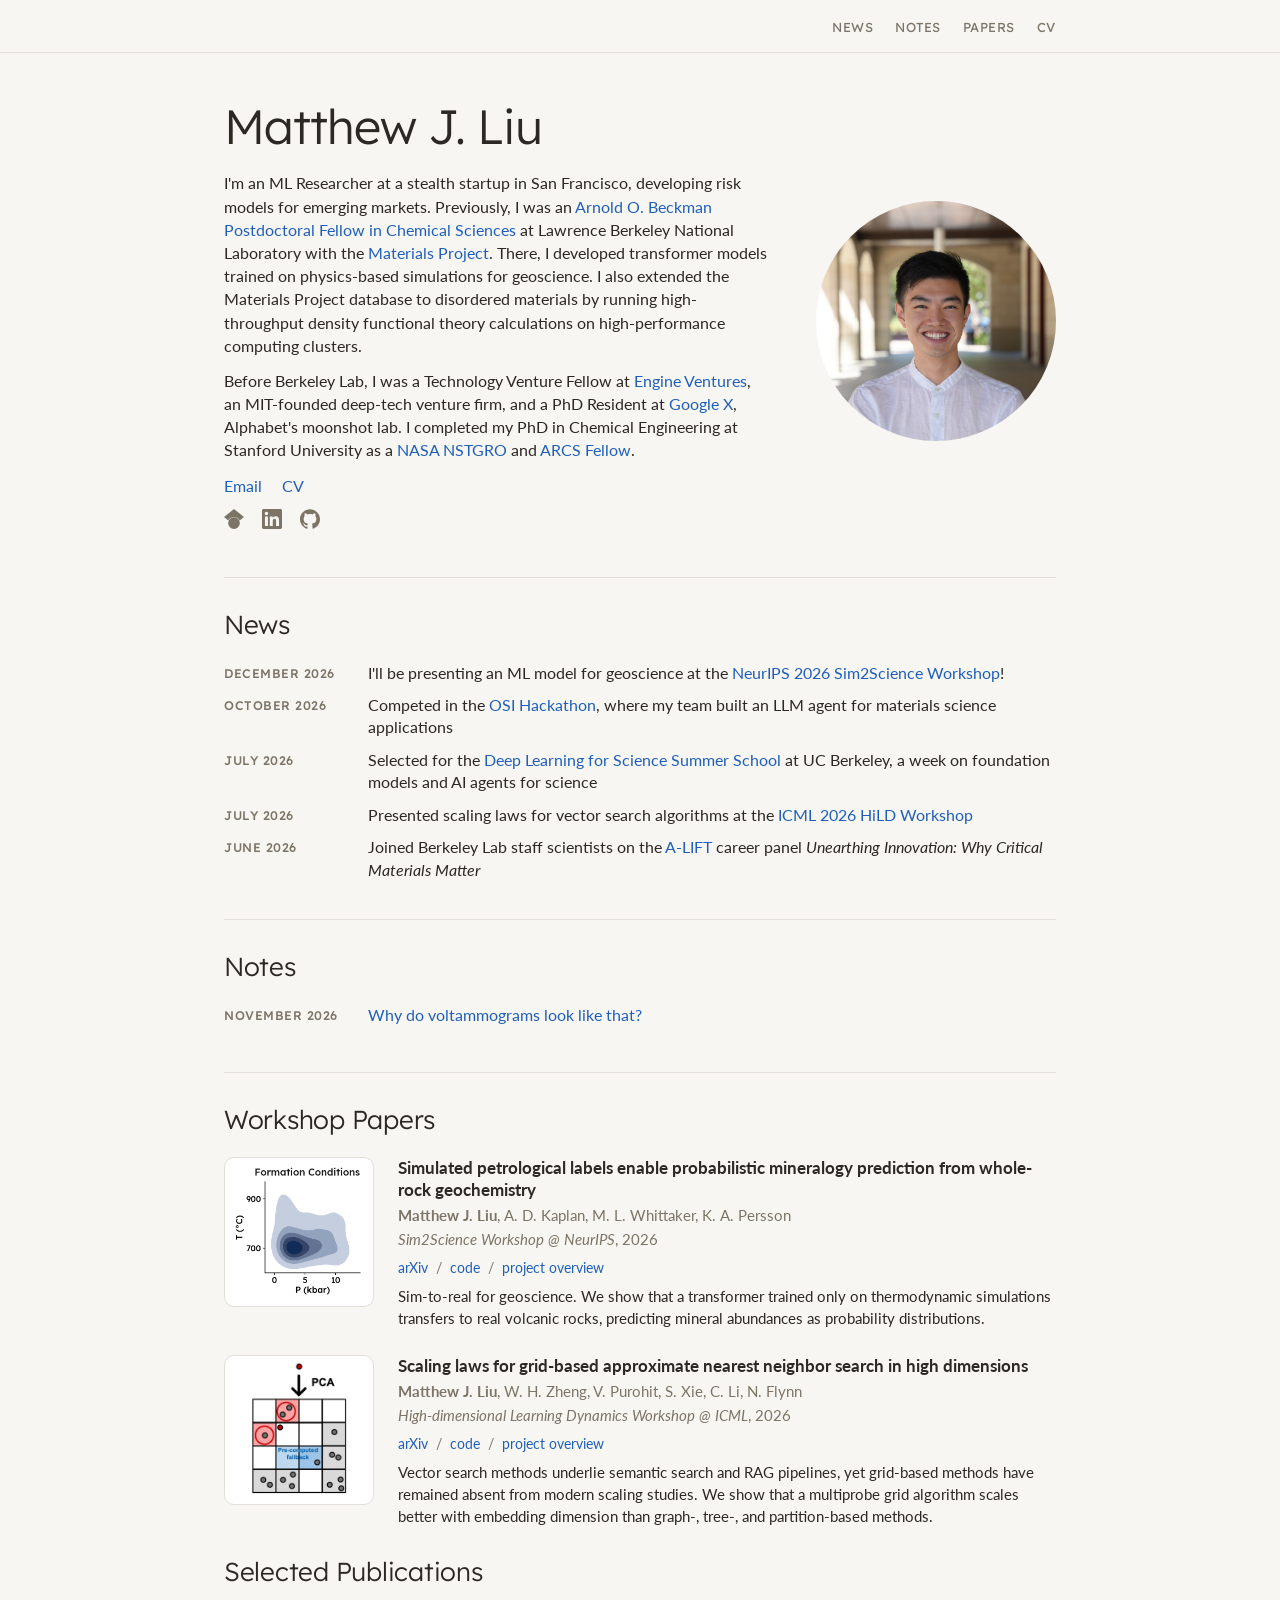
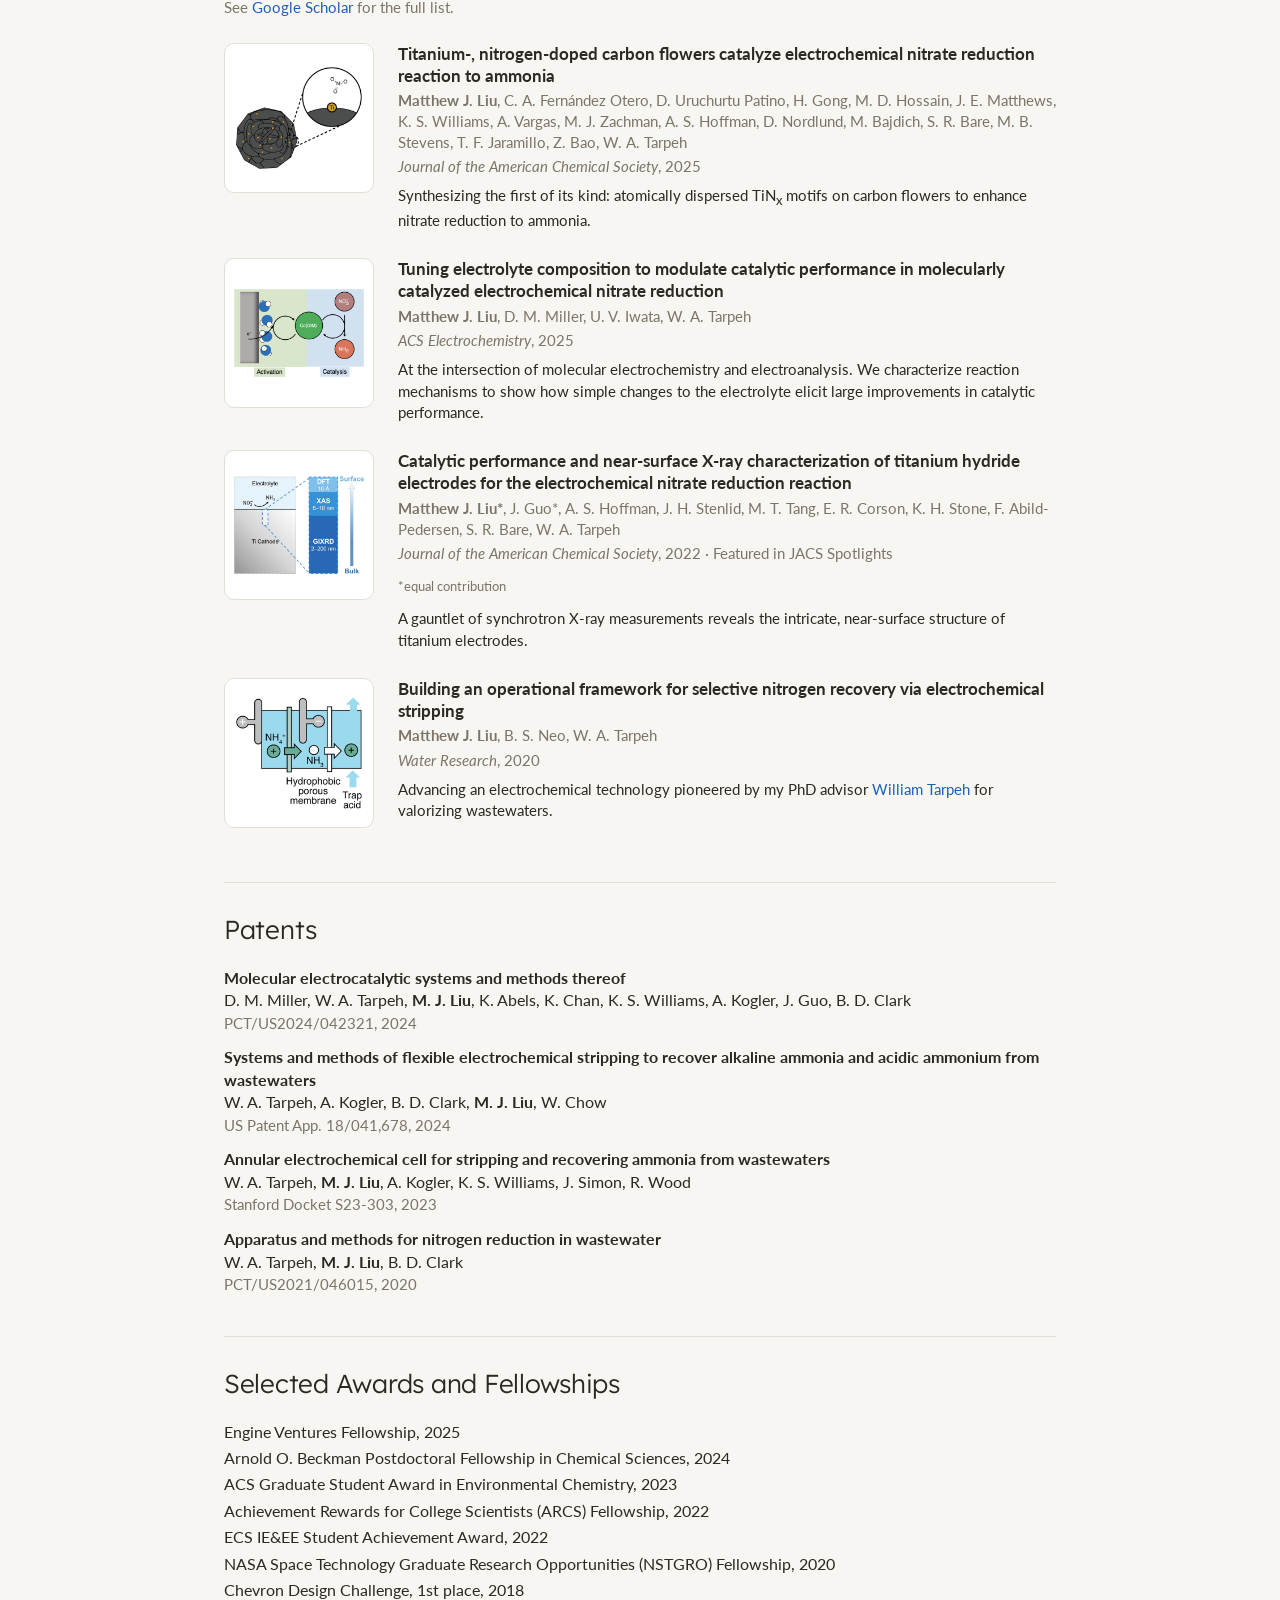
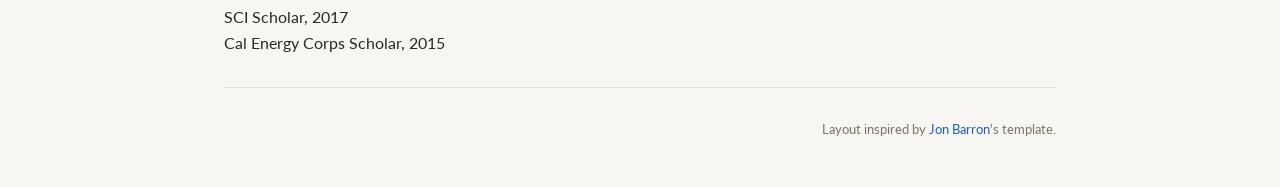
<file: index.html>
<!DOCTYPE HTML>
<html lang="en">
  <head>
    <meta http-equiv="Content-Type" content="text/html; charset=UTF-8">

    <title>Matthew J. Liu</title>

    <meta name="author" content="Matthew J. Liu">
    <meta name="viewport" content="width=device-width, initial-scale=1">
    <link rel="preconnect" href="https://fonts.googleapis.com">
    <link rel="preconnect" href="https://fonts.gstatic.com" crossorigin>
    <link href="https://fonts.googleapis.com/css2?family=Lexend+Deca:wght@300;400;500&family=Lato:ital,wght@0,400;0,700;1,400&display=swap" rel="stylesheet">
    <link rel="stylesheet" type="text/css" href="modern.css">
  </head>

  <body>
    <nav class="nav">
      <div class="wrap">
        <a class="brand brand-hidden" href="#top" id="brand">Matthew J. Liu</a>
        <ul>
          <li><a href="#news">News</a></li>
          <li><a href="#notes">Notes</a></li>
          <li><a href="#papers">Papers</a></li>
          <li><a href="data/MatthewLiu-CV.pdf">CV</a></li>
        </ul>
      </div>
    </nav>

    <main class="wrap" id="top">
      <header class="hero">
        <div class="text">
          <h1>Matthew J. Liu</h1>
          <p>
            I'm an ML Researcher at a stealth startup in San Francisco, developing risk models for emerging markets. Previously, I was an <a href="https://www.beckman-foundation.org/programs/beckman-postdoctoral-fellows/">Arnold O. Beckman Postdoctoral Fellow in Chemical Sciences</a> at Lawrence Berkeley National Laboratory with the <a href="https://materialsproject.org/">Materials Project</a>. There, I developed transformer models trained on physics-based simulations for geoscience. I also extended the Materials Project database to disordered materials by running high-throughput density functional theory calculations on high-performance computing clusters.
          </p>
          <p>
            Before Berkeley Lab, I was a Technology Venture Fellow at <a href="https://engineventures.com/">Engine Ventures</a>, an MIT-founded deep-tech venture firm, and a PhD Resident at <a href="https://x.company/">Google X</a>, Alphabet's moonshot lab. I completed my PhD in Chemical Engineering at Stanford University as a <a href="https://www.nasa.gov/about-strg/">NASA NSTGRO</a> and <a href="https://arcsfoundation.org/national/about-arcs-scholars">ARCS Fellow</a>.
          </p>
          <p class="links">
            <a href="mailto:matthewliu@berkeley.edu">Email</a>
            <a href="data/MatthewLiu-CV.pdf">CV</a>
          </p>
          <p class="icons">
            <a href="https://scholar.google.com/citations?hl=en&amp;user=xfnoLa4AAAAJ" aria-label="Google Scholar" title="Google Scholar"><svg viewBox="0 0 24 24" role="img" aria-hidden="true"><path d="M5.242 13.769L0 9.5 12 0l12 9.5-5.242 4.269C17.548 11.249 14.978 9.5 12 9.5c-2.977 0-5.548 1.748-6.758 4.269zM12 10a7 7 0 1 0 0 14 7 7 0 0 0 0-14z"/></svg></a>
            <a href="https://www.linkedin.com/in/matthew-j-liu" aria-label="LinkedIn" title="LinkedIn"><svg viewBox="0 0 24 24" role="img" aria-hidden="true"><path d="M20.447 20.452h-3.554v-5.569c0-1.328-.027-3.037-1.852-3.037-1.853 0-2.136 1.445-2.136 2.939v5.667H9.351V9h3.414v1.561h.046c.477-.9 1.637-1.85 3.37-1.85 3.601 0 4.267 2.37 4.267 5.455v6.286zM5.337 7.433c-1.144 0-2.063-.926-2.063-2.065 0-1.138.92-2.063 2.063-2.063 1.14 0 2.064.925 2.064 2.063 0 1.139-.925 2.065-2.064 2.065zm1.782 13.019H3.555V9h3.564v11.452zM22.225 0H1.771C.792 0 0 .774 0 1.729v20.542C0 23.227.792 24 1.771 24h20.451C23.2 24 24 23.227 24 22.271V1.729C24 .774 23.2 0 22.222 0h.003z"/></svg></a>
            <a href="https://github.com/matthew-j-liu" aria-label="GitHub" title="GitHub"><svg viewBox="0 0 24 24" role="img" aria-hidden="true"><path d="M12 .297c-6.63 0-12 5.373-12 12 0 5.303 3.438 9.8 8.205 11.385.6.113.82-.258.82-.577 0-.285-.01-1.04-.015-2.04-3.338.724-4.042-1.61-4.042-1.61C4.422 18.07 3.633 17.7 3.633 17.7c-1.087-.744.084-.729.084-.729 1.205.084 1.838 1.236 1.838 1.236 1.07 1.835 2.809 1.305 3.495.998.108-.776.417-1.305.76-1.605-2.665-.3-5.466-1.332-5.466-5.93 0-1.31.465-2.38 1.235-3.22-.135-.303-.54-1.523.105-3.176 0 0 1.005-.322 3.3 1.23.96-.267 1.98-.399 3-.405 1.02.006 2.04.138 3 .405 2.28-1.552 3.285-1.23 3.285-1.23.645 1.653.24 2.873.12 3.176.765.84 1.23 1.91 1.23 3.22 0 4.61-2.805 5.625-5.475 5.92.42.36.81 1.096.81 2.22 0 1.606-.015 2.896-.015 3.286 0 .315.21.69.825.57C20.565 22.092 24 17.592 24 12.297c0-6.627-5.373-12-12-12"/></svg></a>
          </p>
        </div>
        <img class="photo" alt="profile photo" src="images/MatthewLiu.jpg">
      </header>

      <section id="news" class="news">
        <h2>News</h2>
        <p><span class="date">December 2026</span><span class="item">I'll be presenting an ML model for geoscience at the <a href="https://www.sim2science.com/">NeurIPS 2026 Sim2Science Workshop</a>!</span></p>
        <p><span class="date">October 2026</span><span class="item">Competed in the <a href="https://llmhackathon.github.io/">OSI Hackathon</a>, where my team built an LLM agent for materials science applications</span></p>
        <p><span class="date">July 2026</span><span class="item">Selected for the <a href="https://dl4sci-school.lbl.gov/">Deep Learning for Science Summer School</a> at UC Berkeley, a week on foundation models and AI agents for science</span></p>
        <p><span class="date">July 2026</span><span class="item">Presented scaling laws for vector search algorithms at the <a href="https://sites.google.com/view/hidimlearning/home">ICML 2026 HiLD Workshop</a></span></p>
        <p><span class="date">June 2026</span><span class="item">Joined Berkeley Lab staff scientists on the <a href="https://alift.lbl.gov">A-LIFT</a> career panel <em>Unearthing Innovation: Why Critical Materials Matter</em></span></p>
      </section>

      <section id="notes" class="notes-list">
        <h2>Notes</h2>
        <p><span class="date">November 2026</span><span class="item"><a href="notes/cv-convolution/">Why do voltammograms look like that?</a></span></p>
      </section>

      <section id="papers">
        <h2>Workshop Papers</h2>

        <div class="paper">
          <img src="images/phasecast_thumb.png" alt="predicted formation conditions (pressure and temperature)">
          <div class="body">
            <a class="title" href="https://openreview.net/forum?id=XH2fnz0Enx">Simulated petrological labels enable probabilistic mineralogy prediction from whole-rock geochemistry</a>
            <p class="authors"><strong>Matthew J. Liu</strong>, A. D. Kaplan, M. L. Whittaker, K. A. Persson</p>
            <p class="venue"><em>Sim2Science Workshop @ NeurIPS</em>, 2026</p>
            <p class="extra"><a href="https://arxiv.org/abs/2610.36429">arXiv</a><a href="https://github.com/matthew-j-liu/phasecast">code</a><a href="images/phasecast_overview.pdf">project overview</a></p>
            <p class="desc">Sim-to-real for geoscience. We show that a transformer trained only on thermodynamic simulations transfers to real volcanic rocks, predicting mineral abundances as probability distributions.</p>
          </div>
        </div>

        <div class="paper">
          <img src="images/ann_grid.png" alt="multiprobe grid search schematic">
          <div class="body">
            <a class="title" href="https://openreview.net/forum?id=KJy2nD8sYx">Scaling laws for grid-based approximate nearest neighbor search in high dimensions</a>
            <p class="authors"><strong>Matthew J. Liu</strong>, W. H. Zheng, V. Purohit, S. Xie, C. Li, N. Flynn</p>
            <p class="venue"><em>High-dimensional Learning Dynamics Workshop @ ICML</em>, 2026</p>
            <p class="extra"><a href="https://arxiv.org/abs/2607.01283">arXiv</a><a href="https://github.com/weiz345/MultiProbeANN">code</a><a href="images/multiprobe_overview.pdf">project overview</a></p>
            <p class="desc">Vector search methods underlie semantic search and RAG pipelines, yet grid-based methods have remained absent from modern scaling studies. We show that a multiprobe grid algorithm scales better with embedding dimension than graph-, tree-, and partition-based methods.</p>
          </div>
        </div>

        <h2>Selected Publications</h2>
        <p class="scholar">See <a href="https://scholar.google.com/citations?hl=en&amp;user=xfnoLa4AAAAJ">Google Scholar</a> for the full list.</p>

        <div class="paper">
          <img src="images/carbon_flowers.png" alt="titanium-doped carbon flower with a Ti site and nitrate">
          <div class="body">
            <a class="title" href="https://doi.org/10.1021/jacs.5c07334">Titanium-, nitrogen-doped carbon flowers catalyze electrochemical nitrate reduction reaction to ammonia</a>
            <p class="authors"><strong>Matthew J. Liu</strong>, C. A. Fern&aacute;ndez Otero, D. Uruchurtu Patino, H. Gong, M. D. Hossain, J. E. Matthews, K. S. Williams, A. Vargas, M. J. Zachman, A. S. Hoffman, D. Nordlund, M. Bajdich, S. R. Bare, M. B. Stevens, T. F. Jaramillo, Z. Bao, W. A. Tarpeh</p>
            <p class="venue"><em>Journal of the American Chemical Society</em>, 2025</p>
            <p class="desc">Synthesizing the first of its kind: atomically dispersed TiN<sub>x</sub> motifs on carbon flowers to enhance nitrate reduction to ammonia.</p>
          </div>
        </div>

        <div class="paper">
          <img src="images/co_dim.png" alt="electrolyte activation and Co(DIM)-catalyzed nitrate reduction to ammonia">
          <div class="body">
            <a class="title" href="https://doi.org/10.1021/acselectrochem.5c00278">Tuning electrolyte composition to modulate catalytic performance in molecularly catalyzed electrochemical nitrate reduction</a>
            <p class="authors"><strong>Matthew J. Liu</strong>, D. M. Miller, U. V. Iwata, W. A. Tarpeh</p>
            <p class="venue"><em>ACS Electrochemistry</em>, 2025</p>
            <p class="desc">At the intersection of molecular electrochemistry and electroanalysis. We characterize reaction mechanisms to show how simple changes to the electrolyte elicit large improvements in catalytic performance.</p>
          </div>
        </div>

        <div class="paper">
          <img src="images/ti_hydride.png" alt="Ti cathode with surface-to-bulk probe depths for DFT, XAS, and GIXRD">
          <div class="body">
            <a class="title" href="https://doi.org/10.1021/jacs.2c01274">Catalytic performance and near-surface X-ray characterization of titanium hydride electrodes for the electrochemical nitrate reduction reaction</a>
            <p class="authors"><strong>Matthew J. Liu*</strong>, J. Guo*, A. S. Hoffman, J. H. Stenlid, M. T. Tang, E. R. Corson, K. H. Stone, F. Abild-Pedersen, S. R. Bare, W. A. Tarpeh</p>
            <p class="venue"><em>Journal of the American Chemical Society</em>, 2022 &middot; Featured in JACS Spotlights</p>
            <p class="small">*equal contribution</p>
            <p class="desc">A gauntlet of synchrotron X-ray measurements reveals the intricate, near-surface structure of titanium electrodes.</p>
          </div>
        </div>

        <div class="paper">
          <img src="images/ecs.png" alt="electrochemical stripping cell moving ammonium across a membrane into trap acid">
          <div class="body">
            <a class="title" href="https://doi.org/10.1016/j.watres.2019.115226">Building an operational framework for selective nitrogen recovery via electrochemical stripping</a>
            <p class="authors"><strong>Matthew J. Liu</strong>, B. S. Neo, W. A. Tarpeh</p>
            <p class="venue"><em>Water Research</em>, 2020</p>
            <p class="desc">Advancing an electrochemical technology pioneered by my PhD advisor <a href="https://www.macfound.org/fellows/class-of-2025/william-tarpeh">William Tarpeh</a> for valorizing wastewaters.</p>
          </div>
        </div>
      </section>


      <section id="patents" class="plain">
        <h2>Patents</h2>
        <p><span class="t">Molecular electrocatalytic systems and methods thereof</span><br>
          D. M. Miller, W. A. Tarpeh, <strong>M. J. Liu</strong>, K. Abels, K. Chan, K. S. Williams, A. Kogler, J. Guo, B. D. Clark<br>
          <span class="m">PCT/US2024/042321, 2024</span></p>
        <p><span class="t">Systems and methods of flexible electrochemical stripping to recover alkaline ammonia and acidic ammonium from wastewaters</span><br>
          W. A. Tarpeh, A. Kogler, B. D. Clark, <strong>M. J. Liu</strong>, W. Chow<br>
          <span class="m">US Patent App. 18/041,678, 2024</span></p>
        <p><span class="t">Annular electrochemical cell for stripping and recovering ammonia from wastewaters</span><br>
          W. A. Tarpeh, <strong>M. J. Liu</strong>, A. Kogler, K. S. Williams, J. Simon, R. Wood<br>
          <span class="m">Stanford Docket S23-303, 2023</span></p>
        <p><span class="t">Apparatus and methods for nitrogen reduction in wastewater</span><br>
          W. A. Tarpeh, <strong>M. J. Liu</strong>, B. D. Clark<br>
          <span class="m">PCT/US2021/046015, 2020</span></p>
      </section>

      <section id="awards" class="awards">
        <h2>Selected Awards and Fellowships</h2>
        <p>Engine Ventures Fellowship, 2025</p>
        <p>Arnold O. Beckman Postdoctoral Fellowship in Chemical Sciences, 2024</p>
        <p>ACS Graduate Student Award in Environmental Chemistry, 2023</p>
        <p>Achievement Rewards for College Scientists (ARCS) Fellowship, 2022</p>
        <p>ECS IE&amp;EE Student Achievement Award, 2022</p>
        <p>NASA Space Technology Graduate Research Opportunities (NSTGRO) Fellowship, 2020</p>
        <p>Chevron Design Challenge, 1st place, 2018</p>
        <p>SCI Scholar, 2017</p>
        <p>Cal Energy Corps Scholar, 2015</p>
      </section>

      <footer>
        Layout inspired by <a href="https://github.com/jonbarron/jonbarron_website">Jon Barron</a>'s template.
      </footer>
    </main>
    <script>
      (() => {
        const brand = document.getElementById('brand');
        const hero = document.querySelector('.hero');
        new IntersectionObserver(([e]) => {
          brand.classList.toggle('brand-hidden', e.isIntersecting);
        }, {rootMargin: '-52px 0px 0px 0px'}).observe(hero);
      })();
    </script>
  </body>
</html>
</file>
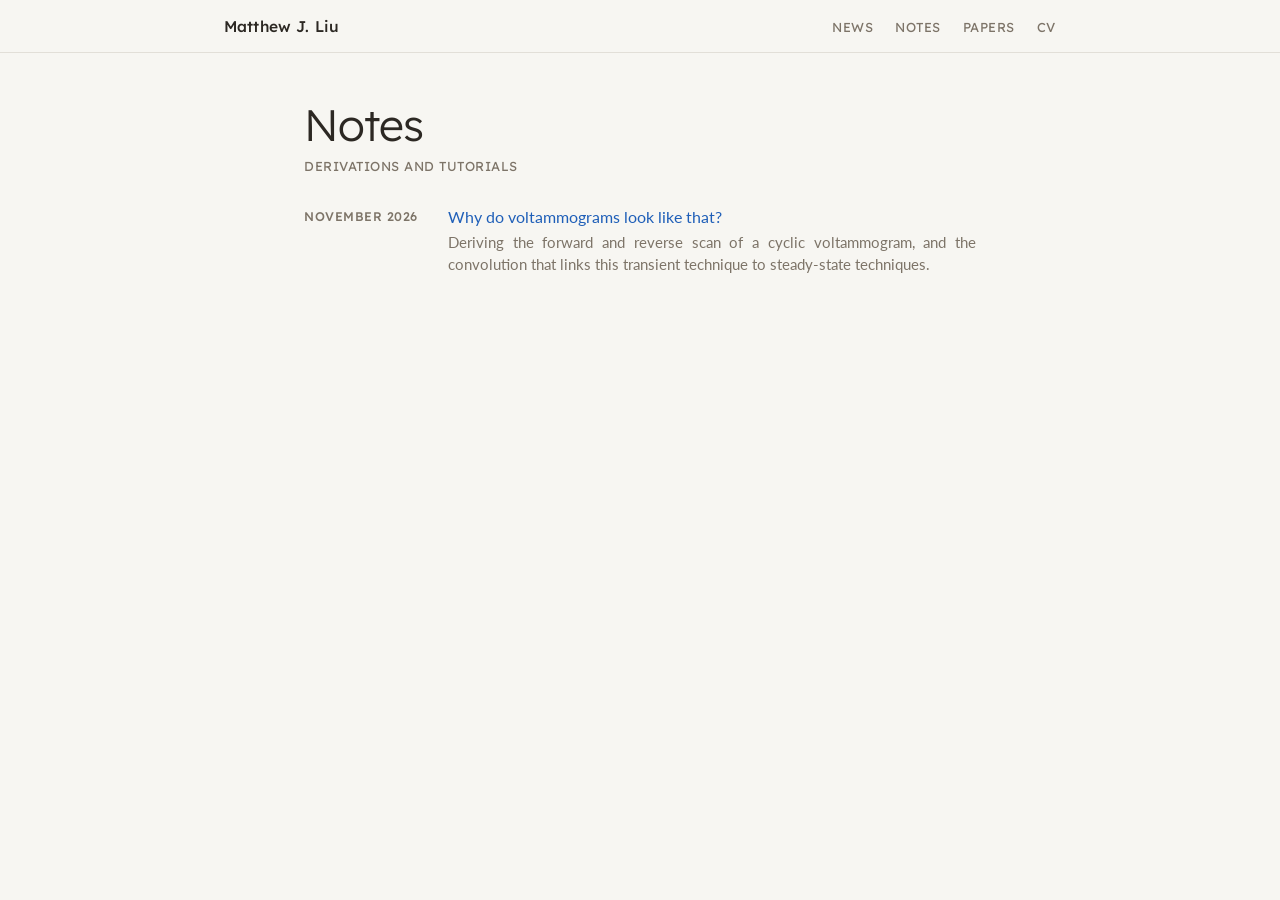
<file: notes/index.html>
<!DOCTYPE HTML>
<html lang="en">
  <head>
    <meta http-equiv="Content-Type" content="text/html; charset=UTF-8">

    <title>Notes</title>

    <meta name="author" content="Matthew J. Liu">
    <meta name="viewport" content="width=device-width, initial-scale=1">
    <link rel="preconnect" href="https://fonts.googleapis.com">
    <link rel="preconnect" href="https://fonts.gstatic.com" crossorigin>
    <link href="https://fonts.googleapis.com/css2?family=Lexend+Deca:wght@300;400;500&family=Lato:ital,wght@0,400;0,700;1,400&display=swap" rel="stylesheet">
    <link rel="stylesheet" type="text/css" href="../modern.css">
  </head>

  <body>
    <nav class="nav">
      <div class="wrap">
        <a class="brand" href="../">Matthew J. Liu</a>
        <ul>
          <li><a href="../#news">News</a></li>
          <li><a href="./">Notes</a></li>
          <li><a href="../#papers">Papers</a></li>
          <li><a href="../data/MatthewLiu-CV.pdf">CV</a></li>
        </ul>
      </div>
    </nav>

    <main class="article notes-list">
      <h1>Notes</h1>
      <p class="meta">Derivations and tutorials</p>

      <p><span class="date">November 2026</span><span class="item"><a href="cv-convolution/">Why do voltammograms look like that?</a>
        <span class="summary">Deriving the forward and reverse scan of a cyclic voltammogram, and the convolution that links this transient technique to steady-state techniques.</span></span></p>
    </main>
  </body>
</html>
</file>
<file: modern.css>
:root {
  --bg: #f7f6f2;
  --ink: #2c2823;
  --mut: #7d7468;
  --rule: #e2dfd8;
  --accent: #1f5fb8;
  --panel: #edebe5;
}

* {
  box-sizing: border-box;
}

html {
  scroll-padding-top: 64px;
}

body {
  margin: 0;
  background: var(--bg);
  color: var(--ink);
  font-family: 'Lato', -apple-system, system-ui, sans-serif;
  font-weight: 400;
  font-size: 15.5px;
  line-height: 1.45;
}

a {
  color: var(--accent);
  text-decoration: none;
}

a:hover {
  text-decoration: underline;
}

strong {
  font-weight: 700;
}

.display {
  font-family: 'Lexend Deca', 'Lato', sans-serif;
}

.wrap {
  max-width: 880px;
  margin: 0 auto;
  padding: 0 24px;
}

.nav {
  position: sticky;
  top: 0;
  z-index: 10;
  background: rgba(247, 246, 242, 0.92);
  backdrop-filter: blur(8px);
  border-bottom: 1px solid var(--rule);
}

.nav .wrap {
  display: flex;
  align-items: center;
  justify-content: space-between;
  height: 52px;
}

.nav .brand {
  color: var(--ink);
  font-family: 'Lexend Deca', 'Lato', sans-serif;
  font-weight: 500;
  letter-spacing: 0.01em;
}

.nav .brand-hidden {
  opacity: 0;
  pointer-events: none;
}

.nav .brand {
  transition: opacity 0.25s ease;
}

.nav ul {
  display: flex;
  gap: 22px;
  margin: 0;
  padding: 0;
  list-style: none;
}

.nav ul a {
  color: var(--mut);
  font-family: 'Lexend Deca', 'Lato', sans-serif;
  font-size: 13px;
  letter-spacing: 0.04em;
  text-transform: uppercase;
}

.nav ul a:hover {
  color: var(--ink);
  text-decoration: none;
}

.hero {
  display: flex;
  align-items: center;
  gap: 48px;
  padding: 48px 0 36px 0;
}

.hero .text {
  flex: 1;
}

.eyebrow {
  margin: 0 0 10px 0;
  color: var(--accent);
  font-family: 'Lexend Deca', 'Lato', sans-serif;
  font-size: 13px;
  font-weight: 500;
  letter-spacing: 0.16em;
  text-transform: uppercase;
}

.hero h1 {
  margin: 0 0 20px 0;
  font-family: 'Lexend Deca', 'Lato', sans-serif;
  font-size: clamp(40px, 6vw, 48px);
  font-weight: 300;
  line-height: 1.05;
  letter-spacing: -0.02em;
}

.hero p {
  margin: 0 0 12px 0;
  font-size: 16px;
}

.hero .photo {
  flex: none;
  width: 240px;
  height: 240px;
  border-radius: 50%;
  object-fit: cover;
}

.links {
  margin-top: 20px;
  display: flex;
  flex-wrap: wrap;
  gap: 8px 20px;
  font-size: 15px;
}

section {
  padding: 28px 0;
  border-top: 1px solid var(--rule);
}

section h2 {
  margin: 0 0 18px 0;
  font-family: 'Lexend Deca', 'Lato', sans-serif;
  font-size: 26px;
  font-weight: 300;
  letter-spacing: -0.01em;
}

.news p,
.notes-list p {
  display: flex;
  gap: 16px;
  margin: 0 0 10px 0;
}

.news .date,
.notes-list .date {
  flex: none;
  width: 128px;
  padding-top: 2px;
  color: var(--mut);
  font-family: 'Lexend Deca', 'Lato', sans-serif;
  font-size: 12.5px;
  font-weight: 500;
  letter-spacing: 0.04em;
  text-transform: uppercase;
}

.paper {
  display: flex;
  gap: 24px;
  align-items: flex-start;
  margin-bottom: 26px;
}

.paper img {
  flex: none;
  width: 150px;
  height: 150px;
  object-fit: contain;
  background: #fff;
  border: 1px solid var(--rule);
  border-radius: 10px;
  padding: 6px;
}

.paper .body {
  flex: 1;
  min-width: 0;
}

.paper .title {
  display: block;
  font-size: 16.5px;
  font-weight: 700;
  line-height: 1.35;
  color: var(--ink);
}

.paper .title:hover {
  color: var(--accent);
  text-decoration: none;
}

.paper .authors,
.paper .venue {
  margin: 3px 0 0 0;
  font-size: 14.5px;
  color: var(--mut);
}

.paper .venue em {
  font-style: italic;
}

.paper .extra {
  margin: 8px 0 0 0;
  font-size: 14px;
}

.paper .extra a + a::before {
  content: "/";
  margin: 0 8px;
  color: var(--mut);
}

.paper .desc {
  margin: 8px 0 0 0;
  font-size: 15px;
}

.small {
  font-size: 13px;
  color: var(--mut);
}

.scholar {
  margin: -12px 0 24px 0;
  color: var(--mut);
  font-size: 15px;
}

.plain p {
  margin: 0 0 12px 0;
}

.plain .t {
  font-weight: 700;
}

.plain .m {
  color: var(--mut);
  font-size: 15px;
}

.awards p {
  margin: 0 0 4px 0;
}

footer {
  padding: 32px 0 48px 0;
  border-top: 1px solid var(--rule);
  color: var(--mut);
  font-size: 13px;
  text-align: right;
}

.article {
  max-width: 720px;
  margin: 0 auto;
  padding: 40px 24px 56px 24px;
}

.article h1 {
  margin: 8px 0 8px 0;
  font-family: 'Lexend Deca', 'Lato', sans-serif;
  font-size: clamp(32px, 5vw, 44px);
  font-weight: 300;
  line-height: 1.1;
  letter-spacing: -0.02em;
}

.article .meta {
  margin: 0 0 28px 0;
  color: var(--mut);
  font-family: 'Lexend Deca', 'Lato', sans-serif;
  font-size: 13px;
  letter-spacing: 0.04em;
  text-transform: uppercase;
}

.article h2 {
  margin: 36px 0 12px 0;
  font-family: 'Lexend Deca', 'Lato', sans-serif;
  font-size: 25px;
  font-weight: 300;
  letter-spacing: -0.01em;
}

.article h3 {
  margin: 26px 0 8px 0;
  font-family: 'Lexend Deca', 'Lato', sans-serif;
  font-size: 17px;
  font-weight: 500;
}

.article p,
.article li {
  font-size: 16px;
  line-height: 1.5;
  text-align: justify;
  hyphens: auto;
}

.article .meta,
.article .toc li,
.article figcaption,
.article .footnote,
.article .refs li,
.article .backlink {
  text-align: left;
}

.article .toc {
  margin: 0 0 32px 0;
  padding: 16px 20px;
  background: var(--panel);
  border-radius: 12px;
}

.article .toc-title {
  margin: 0 0 6px 0;
  font-family: 'Lexend Deca', 'Lato', sans-serif;
  font-size: 12.5px;
  font-weight: 500;
  letter-spacing: 0.12em;
  text-transform: uppercase;
  color: var(--mut);
}

.article .toc ul {
  margin: 0;
  padding: 0;
  list-style: none;
}

.article .toc li {
  font-size: 15px;
  line-height: 1.7;
}

.article .toc .toc3 {
  padding-left: 18px;
}

.article .toc a {
  color: var(--ink);
}

.article .eq {
  margin: 0;
}

.article mjx-container[display="true"] {
  overflow-x: auto;
  overflow-y: hidden;
  min-width: 0 !important;
  margin: 0.7em 0 !important;
  padding: 2px 0;
}

.article figure {
  margin: 24px 0;
  text-align: center;
}

.article figure img {
  max-width: 100%;
  height: auto;
  background: #fff;
  border: 1px solid var(--rule);
  border-radius: 12px;
  padding: 10px;
}

.article figcaption {
  margin-top: 10px;
  text-align: left;
  font-size: 14px;
  color: var(--mut);
  line-height: 1.5;
}

.article table.vars {
  border-collapse: collapse;
  margin: 20px auto;
}

.article table.vars th,
.article table.vars td {
  padding: 6px 12px;
  font-size: 14px;
  text-align: left;
  vertical-align: top;
}

.article table.vars thead th {
  border-bottom: 1px solid var(--ink);
  font-weight: 500;
}

.article table.vars tbody tr:last-child td {
  border-bottom: 1px solid var(--ink);
}

.article ul {
  padding-left: 22px;
}

.article ul li {
  margin-bottom: 8px;
}

.article .footnote,
.article .refs li {
  color: var(--mut);
  font-size: 14.5px;
  line-height: 1.55;
}

.article .refs a,
.article .footnote a {
  overflow-wrap: anywhere;
  word-break: break-all;
}

.article sup a {
  font-size: 11px;
}

.article .backlink {
  margin-top: 40px;
  font-family: 'Lexend Deca', 'Lato', sans-serif;
  font-size: 13px;
  letter-spacing: 0.04em;
  text-transform: uppercase;
}

.notes-list p {
  margin: 0 0 18px 0;
}

.notes-list .summary {
  display: block;
  color: var(--mut);
  font-size: 15px;
  margin-top: 2px;
}

@media (max-width: 640px) {
  .nav ul {
    gap: 14px;
  }
  .nav ul a {
    font-size: 12px;
  }
  .hero {
    flex-direction: column-reverse;
    align-items: flex-start;
    gap: 28px;
    padding: 40px 0 36px 0;
  }
  .hero .photo {
    width: 160px;
    height: 160px;
  }
  .news p,
  .notes-list p {
    display: block;
  }
  .news .date,
  .notes-list .date {
    display: block;
    width: auto;
    margin-bottom: 2px;
  }
  .paper {
    flex-direction: column;
    gap: 14px;
  }
  .paper img {
    width: 130px;
    height: 130px;
  }
  .article {
    padding: 32px 18px 48px 18px;
  }
}

.article .table-wrap {
  overflow-x: auto;
}

.icons {
  display: flex;
  gap: 18px;
  margin: 10px 0 0 0;
}

.icons a {
  display: inline-flex;
  color: var(--mut);
}

.icons a:hover {
  color: var(--accent);
}

.icons svg {
  width: 20px;
  height: 20px;
  fill: currentColor;
}
</file>
